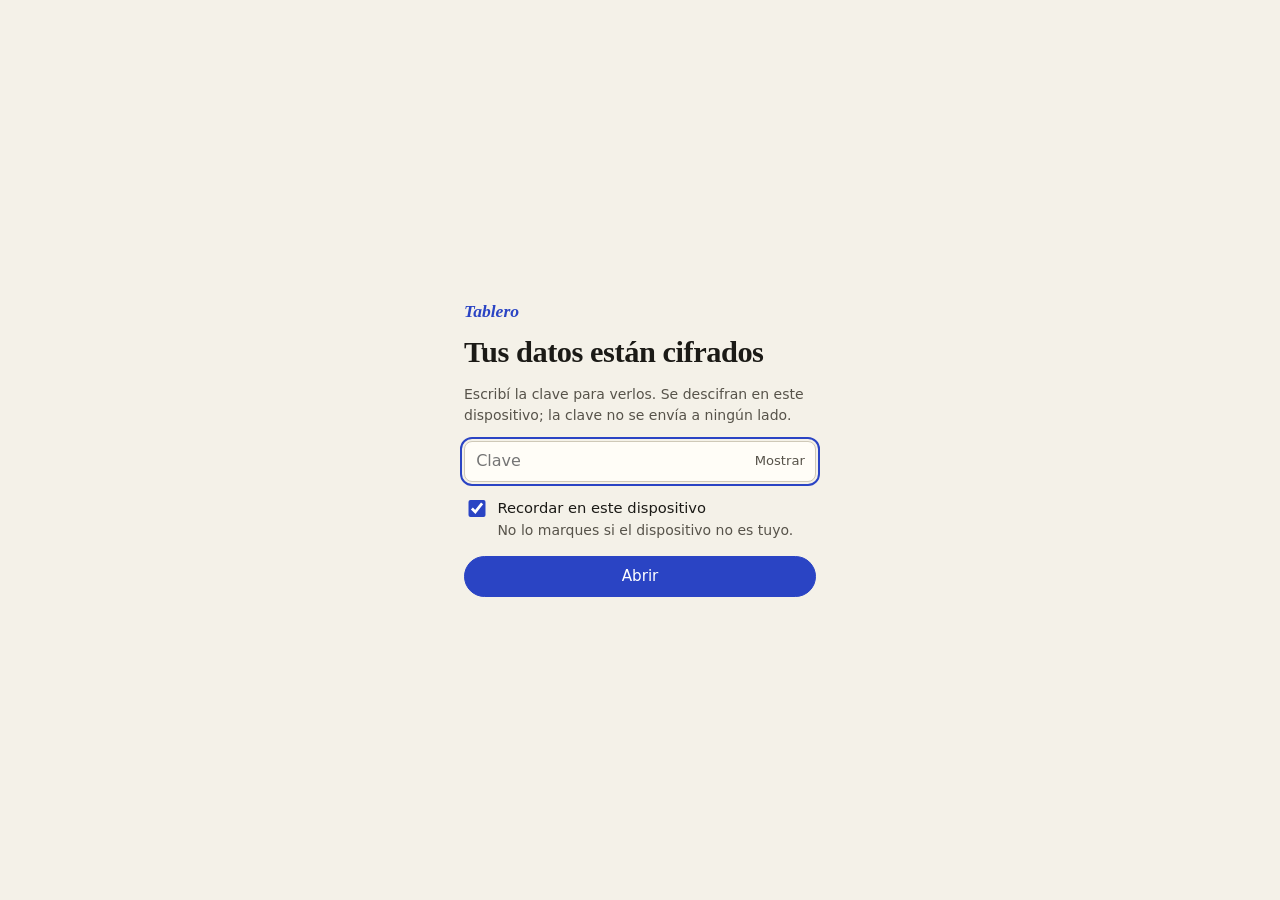
<file: index.html>
<!doctype html>
<html lang="es-AR">
<head>
  <meta charset="utf-8">
  <meta name="viewport" content="width=device-width, initial-scale=1, viewport-fit=cover">
  <meta name="robots" content="noindex, nofollow">
  <meta http-equiv="Content-Security-Policy" content="default-src 'none'; script-src 'self' blob:; worker-src blob:; style-src 'self' 'unsafe-inline'; img-src 'self' data: blob:; font-src 'self' data:; connect-src 'self' https://api.github.com https://cdnjs.cloudflare.com https://cdn.sheetjs.com; base-uri 'none'; form-action 'none'">
  <meta name="referrer" content="no-referrer">
  <meta name="color-scheme" content="light dark">
  <meta name="theme-color" content="#f4f1e8" media="(prefers-color-scheme: light)">
  <meta name="theme-color" content="#151412" media="(prefers-color-scheme: dark)">
  <title>Tablero</title>
  <link rel="icon" href="data:image/svg+xml,%3Csvg xmlns='http://www.w3.org/2000/svg' viewBox='0 0 32 32'%3E%3Crect width='32' height='32' rx='7' fill='%232a44c4'/%3E%3Cpath d='M8 21l5-6 4 3 7-9' fill='none' stroke='%23fff' stroke-width='2.6' stroke-linecap='round' stroke-linejoin='round'/%3E%3C/svg%3E">
  <link rel="stylesheet" href="styles.css">
</head>
<body>
  <div id="app"><p class="cargando">Cargando…</p></div>
  <noscript><p class="cargando">El tablero necesita JavaScript para descifrar tus datos.</p></noscript>
  <script type="module" src="js/app.js"></script>
</body>
</html>
</file>
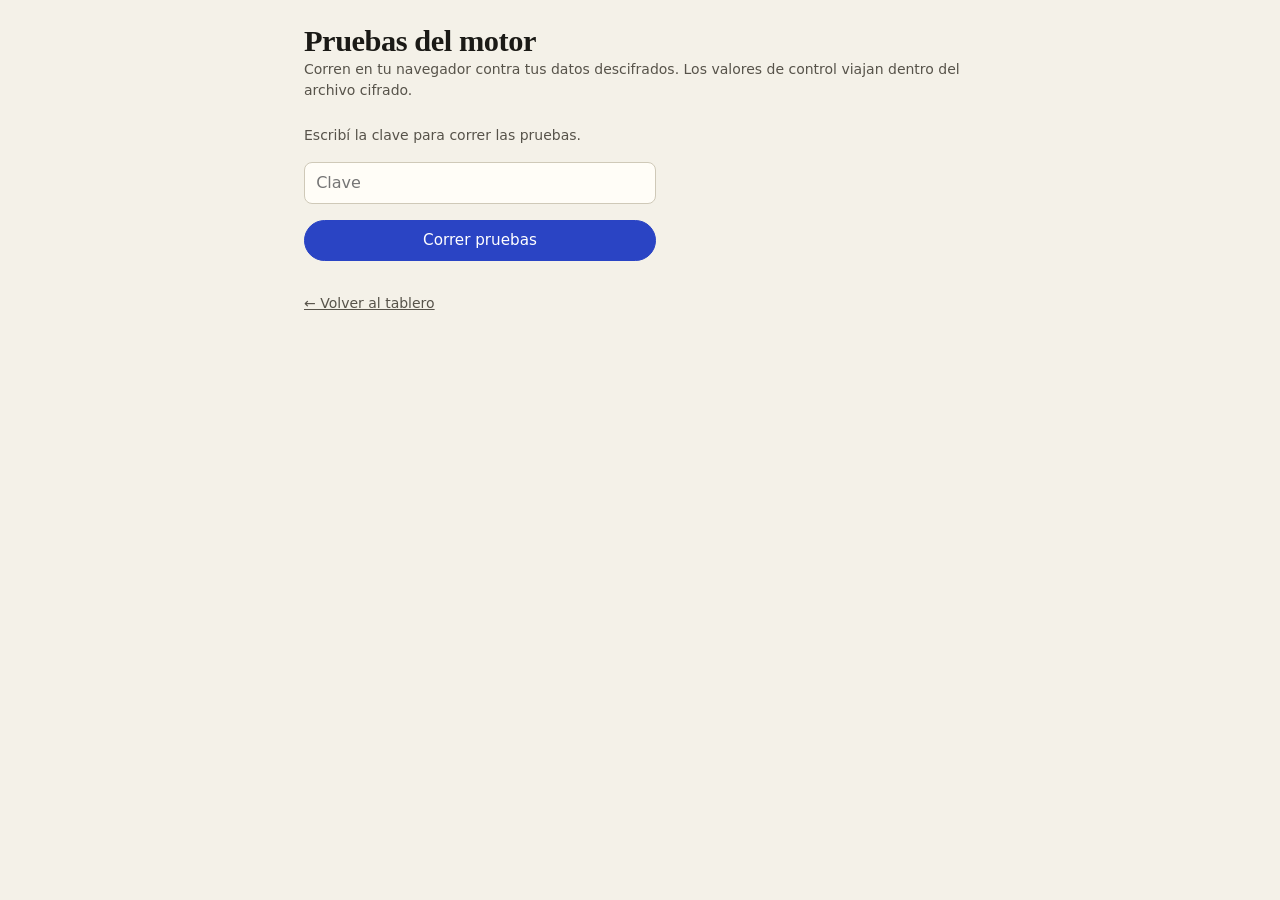
<file: tests.html>
<!doctype html>
<html lang="es-AR">
<head>
  <meta charset="utf-8">
  <meta name="viewport" content="width=device-width, initial-scale=1">
  <meta name="robots" content="noindex, nofollow">
  <meta http-equiv="Content-Security-Policy" content="default-src 'none'; script-src 'self' blob:; worker-src blob:; style-src 'self' 'unsafe-inline'; img-src 'self' data: blob:; font-src 'self' data:; connect-src 'self' https://api.github.com https://cdnjs.cloudflare.com https://cdn.sheetjs.com; base-uri 'none'; form-action 'none'">
  <meta name="referrer" content="no-referrer">
  <title>Pruebas · Tablero</title>
  <link rel="stylesheet" href="styles.css">
</head>
<body>
  <main class="vista">
    <header class="vista-cab">
      <h1>Pruebas del motor</h1>
      <p class="nota">Corren en tu navegador contra tus datos descifrados. Los valores de control viajan dentro del archivo cifrado.</p>
    </header>
    <div id="salida"><p class="nota">Cargando…</p></div>
    <p class="nota" style="margin-top:2rem"><a href="./">← Volver al tablero</a></p>
  </main>
  <script type="module" src="js/pagina-pruebas.js"></script>
</body>
</html>
</file>
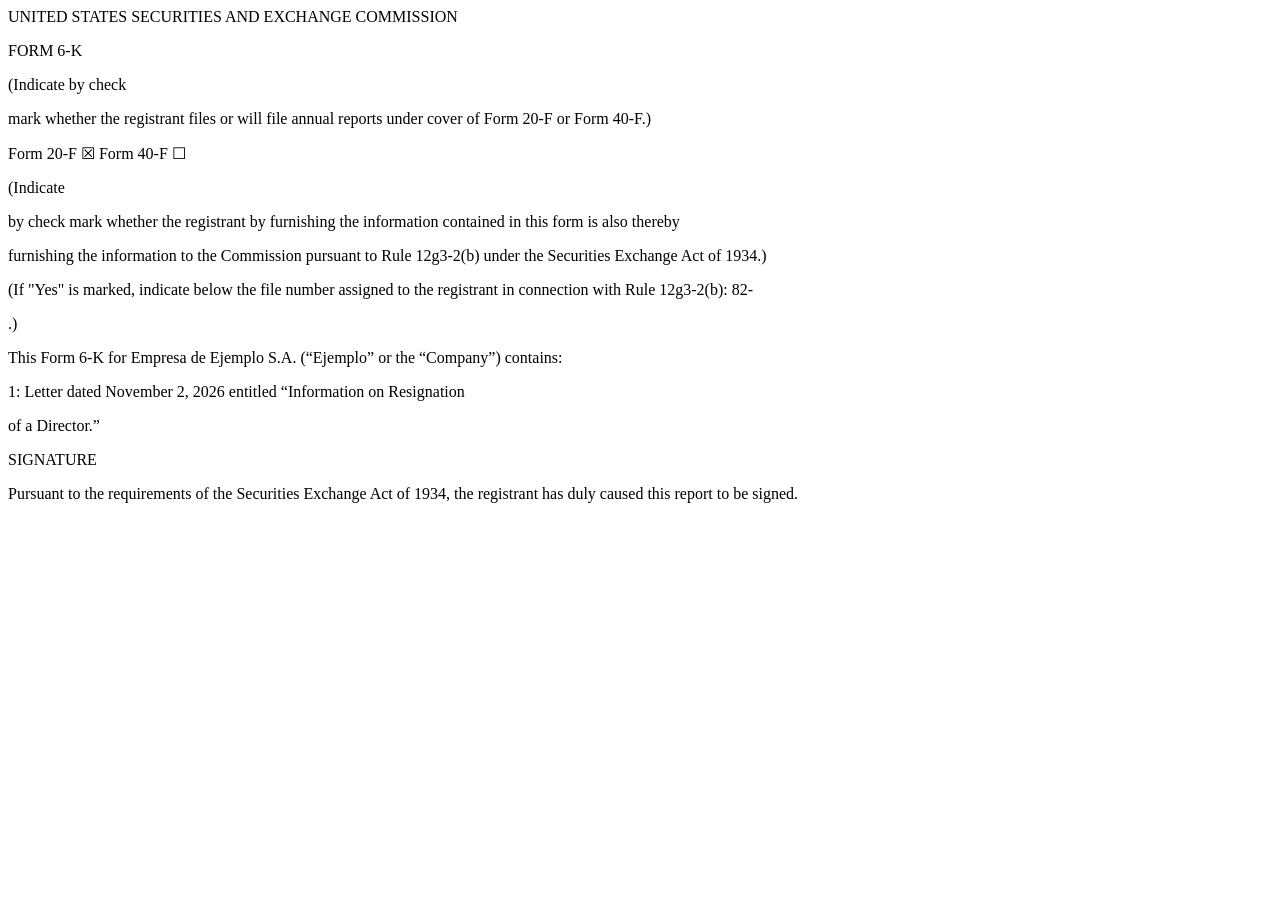
<file: tools/grabadas/sec_6k_caratula_formato.htm>
<html><body>
<p>UNITED STATES SECURITIES AND EXCHANGE COMMISSION</p>
<p>FORM 6-K</p>
<p>(Indicate by check</p>
<p>mark whether the registrant files or will file annual reports under cover of Form 20-F or Form 40-F.)</p>
<p>Form 20-F &#9746; Form 40-F &#9744;</p>
<p>(Indicate</p>
<p>by check mark whether the registrant by furnishing the information contained in this form is also thereby</p>
<p>furnishing the information to the Commission pursuant to Rule 12g3-2(b) under the Securities Exchange Act of 1934.)</p>
<p>(If &quot;Yes&quot; is marked, indicate below the file number assigned to the registrant in connection with Rule 12g3-2(b): 82-</p>
<p>.)</p>
<p>This Form 6-K for Empresa de Ejemplo S.A. (&ldquo;Ejemplo&rdquo; or the &ldquo;Company&rdquo;) contains:</p>
<p>1: Letter dated November 2, 2026 entitled &ldquo;Information on Resignation</p>
<p>of a Director.&rdquo;</p>
<p>SIGNATURE</p>
<p>Pursuant to the requirements of the Securities Exchange Act of 1934, the registrant has duly caused this report to be signed.</p>
</body></html>
</file>
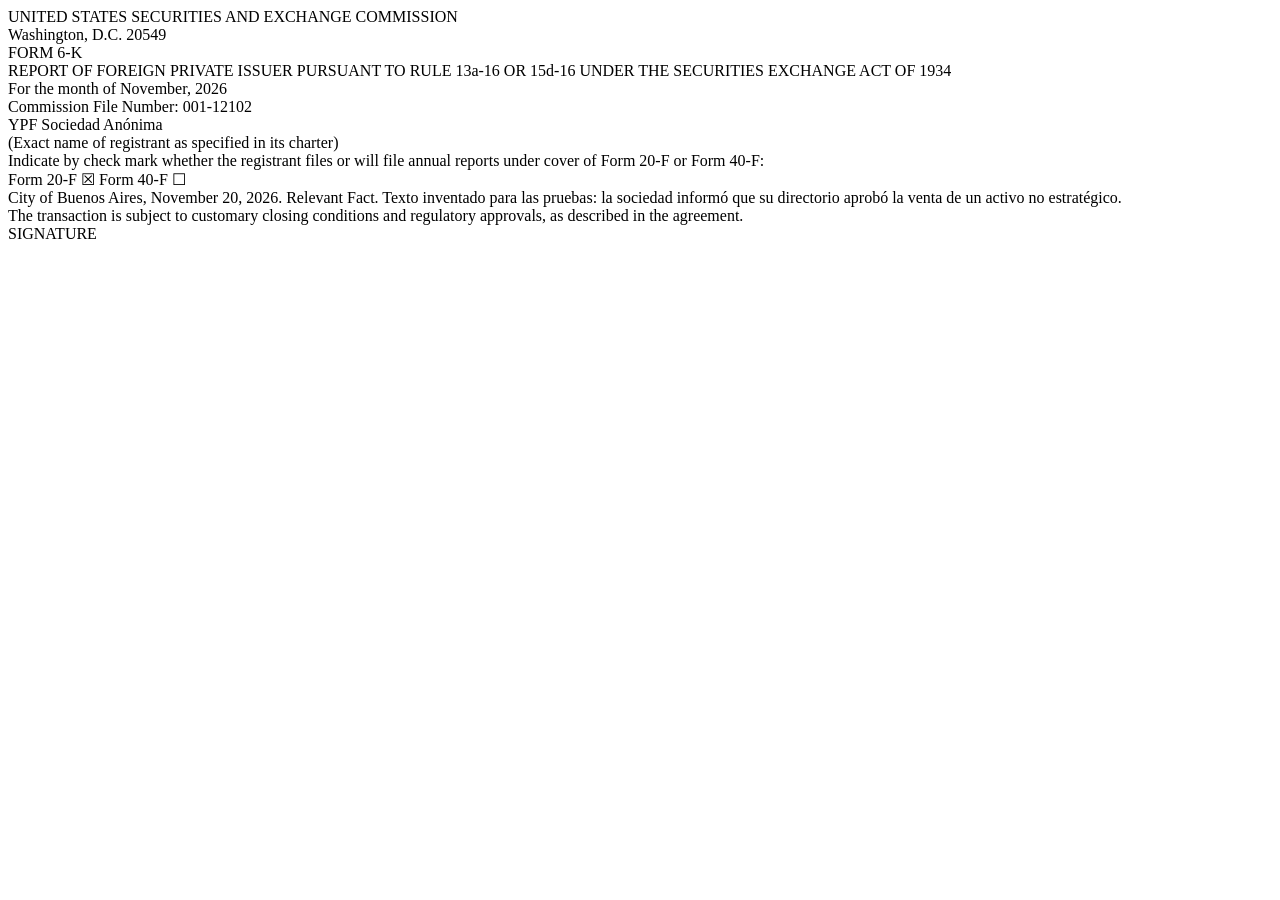
<file: tools/grabadas/sec_6k_formato.htm>
<html><head><style>p { margin: 0 }</style></head><body>
<p>UNITED STATES SECURITIES AND EXCHANGE COMMISSION</p>
<p>Washington, D.C. 20549</p>
<p>FORM 6-K</p>
<p>REPORT OF FOREIGN PRIVATE ISSUER PURSUANT TO RULE 13a-16 OR 15d-16 UNDER THE SECURITIES EXCHANGE ACT OF 1934</p>
<p>For the month of November, 2026</p>
<p>Commission File Number: 001-12102</p>
<p>YPF Sociedad An&oacute;nima</p>
<p>(Exact name of registrant as specified in its charter)</p>
<p>Indicate by check mark whether the registrant files or will file annual reports under cover of Form 20-F or Form 40-F:</p>
<p>Form 20-F &#9746; Form 40-F &#9744;</p>
<p>City of Buenos Aires, November 20, 2026. Relevant Fact. Texto inventado para las pruebas: la sociedad inform&oacute; que su directorio aprob&oacute; la venta de un activo no estrat&eacute;gico.</p>
<p>The transaction is subject to customary closing conditions and regulatory approvals, as described in the agreement.</p>
<p>SIGNATURE</p>
</body></html>
</file>
<file: styles.css>
/* Tablero — libreta de inversor: papel cálido, números en monoespaciada, un solo acento. */

:root {
  --papel: #f4f1e8;
  --superficie: #fffdf7;
  --tinta: #1b1a16;
  --tinta-2: #57534a;
  --tinta-3: #8b8679;
  --linea: #e2ddcf;
  --linea-fuerte: #cfc9b8;
  --acento: #2a44c4;
  --acento-tinta: #ffffff;
  --acento-suave: #e7eafb;
  --ok: #1a7a3a;
  --alerta: #9a5b00;
  --alerta-suave: #fbf0d9;
  --mal: #b3261e;
  --mal-suave: #fbe6e3;
  --sube: #1a7a3a;
  --baja: #b3261e;
  /* series (paleta categórica validada, orden fijo) */
  --serie-1: #2a78d6; --serie-2: #eb6834; --serie-3: #1baf7a; --serie-4: #eda100; --serie-5: #e87ba4; --serie-6: #008300;

  --f-num: ui-monospace, "SF Mono", "Cascadia Mono", "Cascadia Code", "Roboto Mono", "DejaVu Sans Mono", Menlo, Consolas, monospace;
  --f-titulo: "Iowan Old Style", "Palatino Linotype", Palatino, "Book Antiqua", "URW Palladio L", P052, Georgia, serif;
  --f-texto: system-ui, -apple-system, "Segoe UI", Roboto, "Helvetica Neue", Arial, sans-serif;
  --radio: 10px;
  --ancho: 44rem;
  color-scheme: light;
}
@media (prefers-color-scheme: dark) {
  :root:not([data-tema="claro"]) {
    --papel: #151412; --superficie: #1d1c19; --tinta: #ece8de; --tinta-2: #b5b0a3; --tinta-3: #7f7a6e;
    --linea: #2d2b26; --linea-fuerte: #3d3a33; --acento: #95a6ff; --acento-tinta: #10142e; --acento-suave: #222949;
    --ok: #5cc27a; --alerta: #e0a84a; --alerta-suave: #33290f; --mal: #f0837a; --mal-suave: #3a1a17; --sube: #5cc27a; --baja: #f0837a;
    --serie-1: #3987e5; --serie-2: #d95926; --serie-3: #199e70; --serie-4: #c98500; --serie-5: #d55181; --serie-6: #008300;
    color-scheme: dark;
  }
}
:root[data-tema="oscuro"] {
  --papel: #151412; --superficie: #1d1c19; --tinta: #ece8de; --tinta-2: #b5b0a3; --tinta-3: #7f7a6e;
  --linea: #2d2b26; --linea-fuerte: #3d3a33; --acento: #95a6ff; --acento-tinta: #10142e; --acento-suave: #222949;
  --ok: #5cc27a; --alerta: #e0a84a; --alerta-suave: #33290f; --mal: #f0837a; --mal-suave: #3a1a17; --sube: #5cc27a; --baja: #f0837a;
  --serie-1: #3987e5; --serie-2: #d95926; --serie-3: #199e70; --serie-4: #c98500; --serie-5: #d55181; --serie-6: #008300;
  color-scheme: dark;
}

*, *::before, *::after { box-sizing: border-box; }
html { -webkit-text-size-adjust: 100%; }
body { margin: 0; background: var(--papel); color: var(--tinta); font: 16px/1.5 var(--f-texto); min-height: 100dvh; }
h1, h2, h3, p, ul, ol, figure { margin: 0; }
ul, ol { padding: 0; list-style: none; }
a { color: inherit; }
button, input, select { font: inherit; color: inherit; }
[hidden] { display: none !important; }
:focus-visible { outline: 2px solid var(--acento); outline-offset: 2px; border-radius: 4px; }
.num, .tabla td.num, .tabla th.num { font-family: var(--f-num); font-variant-numeric: tabular-nums; text-align: right; white-space: nowrap; }
.sube { color: var(--sube); } .baja { color: var(--baja); } .plano { color: var(--tinta-2); }
.cargando { padding: 30vh 1rem; text-align: center; color: var(--tinta-3); }

/* ---------- marco ---------- */
.barra { position: sticky; top: 0; z-index: 5; display: flex; align-items: center; gap: 1rem; padding: .6rem max(1rem, env(safe-area-inset-left)); background: color-mix(in srgb, var(--papel) 88%, transparent); backdrop-filter: blur(10px); border-bottom: 1px solid var(--linea); }
.marca { font: italic 600 1.25rem/1 var(--f-titulo); text-decoration: none; letter-spacing: -.01em; }
.nav { display: flex; gap: .25rem; margin-left: auto; }
.nav a { padding: .4rem .7rem; border-radius: 999px; text-decoration: none; font-size: .92rem; color: var(--tinta-2); }
.nav a:hover { color: var(--tinta); }
.nav a[aria-current="page"] { background: var(--tinta); color: var(--papel); }
.icono { border: 0; background: none; width: 2.4rem; height: 2.4rem; border-radius: 999px; font-size: 1.4rem; line-height: 1; cursor: pointer; color: var(--tinta-2); position: relative; }
.icono:hover { background: var(--linea); color: var(--tinta); }
.mas.con-punto::after { content: ""; position: absolute; top: .45rem; right: .45rem; width: .5rem; height: .5rem; border-radius: 50%; background: var(--alerta); box-shadow: 0 0 0 2px var(--papel); }
#principal { outline: none; }
.vista { max-width: var(--ancho); margin: 0 auto; padding: 1.5rem 1rem 3rem; }
.vista.cartera, .vista.radar { max-width: 68rem; }
.vista-cab { margin-bottom: 1.5rem; }
.vista-cab h1 { font: 600 1.9rem/1.15 var(--f-titulo); letter-spacing: -.015em; }
.pie { max-width: var(--ancho); margin: 0 auto; padding: 1.5rem 1rem 2.5rem; color: var(--tinta-3); font-size: .8rem; text-align: center; }
.nota, small { color: var(--tinta-2); font-size: .875rem; }
h2 { font: 600 .78rem/1.2 var(--f-texto); letter-spacing: .09em; text-transform: uppercase; color: var(--tinta-3); margin-bottom: .75rem; }
h2.sub { margin-top: 2rem; }

@media (max-width: 43rem) {
  /* sin backdrop-filter: si no, la barra pasa a ser el contenedor de la navegación fija */
  .barra { padding-block: .45rem; backdrop-filter: none; background: var(--papel); }
  .nav { position: fixed; left: 0; right: 0; bottom: 0; margin: 0; gap: 0; justify-content: space-around; padding: .35rem .25rem calc(.35rem + env(safe-area-inset-bottom)); background: color-mix(in srgb, var(--papel) 92%, transparent); backdrop-filter: blur(12px); border-top: 1px solid var(--linea); z-index: 6; }
  .nav a { flex: 1; text-align: center; padding: .55rem .2rem; font-size: .82rem; }
  .mas { margin-left: auto; }
  .pie { padding-bottom: 5.5rem; }
}

/* ---------- Hoy: estado ---------- */
.estado { padding: 1rem 0 2.25rem; }
.estado-etq { font-size: .78rem; letter-spacing: .09em; text-transform: uppercase; color: var(--tinta-3); }
.estado-total { font: 500 clamp(2.9rem, 13vw, 4.6rem)/1.02 var(--f-num); letter-spacing: -.055em; font-variant-numeric: tabular-nums; margin: .15rem 0 .5rem; }
.estado-total .moneda { font: 500 .3em/1 var(--f-texto); letter-spacing: .08em; color: var(--tinta-3); margin-right: .5em; vertical-align: .95em; }
.estado-detalle { font-family: var(--f-num); font-size: .92rem; display: flex; flex-wrap: wrap; gap: .1rem .6rem; color: var(--tinta-2); }
.estado-detalle .sep { color: var(--linea-fuerte); }
.estado-fuente { margin-top: .35rem; font-size: .8rem; color: var(--tinta-3); }

/* ---------- Hoy: pasos ---------- */
.lista-pasos { border-top: 1px solid var(--linea-fuerte); }
.paso { display: grid; grid-template-columns: 2.6rem 1fr; gap: 0 .5rem; padding: 1.35rem 0 1.4rem; border-bottom: 1px solid var(--linea); animation: entrar .25s ease both; }
.paso-n { font: italic 500 2.1rem/1 var(--f-titulo); color: var(--acento); padding-top: .05rem; }
.paso h3 { font: 600 1.3rem/1.25 var(--f-titulo); letter-spacing: -.01em; text-wrap: balance; }
.paso:first-child h3 { font-size: 1.6rem; }
.paso-porque { margin-top: .4rem; color: var(--tinta-2); font-size: .93rem; max-width: 38rem; }
.paso-como { margin: .9rem 0 0; display: grid; gap: .4rem; counter-reset: como; }
.paso-como li { position: relative; padding-left: 1.5rem; font-size: .96rem; }
.paso-como li::before { counter-increment: como; content: counter(como); position: absolute; left: 0; top: .22em; width: 1.05rem; height: 1.05rem; border: 1px solid var(--linea-fuerte); border-radius: 50%; font: 600 .62rem/1rem var(--f-num); text-align: center; color: var(--tinta-2); }
.paso-botones { display: flex; flex-wrap: wrap; gap: .5rem; margin-top: 1.1rem; }
.paso.informativo .paso-n { color: var(--tinta-3); }
.paso.informativo h3 { font-size: 1.08rem; }
.paso .chip { margin-bottom: .45rem; }
.todo-en-orden { padding: 1.6rem 0 1.8rem; border-block: 1px solid var(--linea-fuerte); }
.todo-titulo { font: 600 1.7rem/1.2 var(--f-titulo); margin-bottom: .25rem; }
.todo-en-orden p:last-child { color: var(--tinta-2); }
@keyframes entrar { from { opacity: 0; transform: translateY(4px); } }
@media (prefers-reduced-motion: reduce) { * { animation: none !important; transition: none !important; } }

/* ---------- Hoy: indicadores y reglas ---------- */
.indicadores { display: grid; gap: 1.75rem 2rem; margin-top: 2.75rem; }
@media (min-width: 40rem) { .indicadores { grid-template-columns: repeat(3, 1fr); } }
.indicador-etq { font-size: .78rem; letter-spacing: .09em; text-transform: uppercase; color: var(--tinta-3); }
.indicador-valor { font: 500 1.75rem/1.2 var(--f-num); letter-spacing: -.04em; margin: .2rem 0 .6rem; }
.indicador-meta { font-size: .8rem; color: var(--tinta-2); margin-top: .55rem; }
.medidor { position: relative; height: 6px; background: var(--linea); border-radius: 3px; }
.medidor-rango { position: absolute; inset-block: 0; background: var(--linea-fuerte); border-radius: 3px; }
.medidor-valor { position: absolute; inset-block: 0; left: 0; border-radius: 3px; background: var(--acento); }
.medidor-valor.alerta { background: var(--alerta); } .medidor-valor.mal { background: var(--mal); }
.medidor-obj { position: absolute; top: -5px; bottom: -5px; width: 2px; margin-left: -1px; background: var(--tinta); border-radius: 1px; box-shadow: 0 0 0 2px var(--papel); }
.lineas-contexto { border-top: 1px solid var(--linea-fuerte); }
.linea-contexto { display: grid; grid-template-columns: 1.1rem 1fr; gap: .6rem; padding: .75rem 0; border-bottom: 1px solid var(--linea); font-size: .93rem; }
.lineas-contexto + .lista-pasos { border-top: 0; }
.noticias-grupo { margin-bottom: 1.25rem; }
.noticias-grupo h3 { font-size: .95rem; margin-bottom: .35rem; }
.noticias ul { list-style: none; margin: 0; padding: 0; }
.noticia { padding: .55rem 0; border-top: 1px solid var(--linea); }
.noticia-linea { font-size: .93rem; }
.noticia-meta { font-size: .8rem; color: var(--tinta-3); margin-top: .15rem; overflow-wrap: anywhere; }
.puntaje summary { cursor: pointer; list-style: none; font-size: 1.25rem; }
.puntaje summary .alto { color: var(--acento); }
.puntaje ul { list-style: none; margin: .4rem 0 0; padding: 0; font: .74rem/1.45 var(--f-texto); color: var(--tinta-2); min-width: 7.5rem; }
.directivos-tabla td { vertical-align: top; }
.directivos-tabla .desglose, .calendario-tabla .desglose { white-space: normal; }
.calendario-tabla td { vertical-align: top; }
.calendario-tabla td:first-child { white-space: nowrap; }
.directivos h3 { font-size: .95rem; margin: 1.25rem 0 .35rem; }
.resumen-semana { margin-top: 2.25rem; padding-top: 1rem; border-top: 1px solid var(--linea-fuerte); }
.resumen-semana h3 { font-size: .95rem; margin: 1rem 0 .25rem; }
.resumen-semana li { font-size: .93rem; }
.resumen-contexto { margin-top: .9rem; font-size: .93rem; }
.formulario input.propuesto { border-color: var(--acento); }
.propuesta { margin-top: .75rem; }
.proximos details { min-width: 0; }
.proximos summary { cursor: pointer; }
.agenda { list-style: none; margin: .6rem 0 .4rem; padding: 0; }
.agenda li { display: grid; grid-template-columns: 5.2rem 1fr; gap: .6rem; padding: .2rem 0; }
.agenda .cuando { color: var(--tinta-2); font-size: .85rem; }
.punto { width: .7rem; height: .7rem; border-radius: 50%; margin-top: .42rem; background: var(--tinta-3); }
.punto.ok { background: var(--ok); } .punto.alerta { background: var(--alerta); } .punto.mal { background: var(--mal); }
.punto.acento { background: var(--acento); }
.clima-grilla { display: grid; gap: 1.5rem; margin-bottom: 1rem; }
@media (min-width: 40rem) { .clima-grilla { grid-template-columns: 1fr 1fr; } }
.clima-item { min-width: 0; display: flex; flex-direction: column; justify-content: space-between; }
.clima-valor { font: 500 1.3rem/1.3 var(--f-num); letter-spacing: -.03em; }
.clima-valor .desglose { font-family: var(--f-texto); letter-spacing: 0; }
.grafico.chico { height: 9rem; margin: .4rem 0 0; }
.vigentes { margin-top: 3rem; }
.vigentes h2 { margin-bottom: .3rem; }
.vigentes ul { margin-top: .9rem; border-top: 1px solid var(--linea); }
.vigentes li { display: grid; grid-template-columns: 3.4rem 1fr auto; gap: .6rem; align-items: start; padding: .7rem 0; border-bottom: 1px solid var(--linea); }
.regla-id { font: 600 .82rem/1.6 var(--f-num); color: var(--tinta-2); }
.regla-accion { font-weight: 550; font-size: .95rem; }
.regla-detalle { font-size: .82rem; color: var(--tinta-2); }

/* ---------- piezas ---------- */
.boton { display: inline-flex; align-items: center; justify-content: center; gap: .4rem; min-height: 2.6rem; padding: .5rem 1.05rem; border: 1px solid var(--linea-fuerte); border-radius: 999px; background: var(--superficie); cursor: pointer; text-decoration: none; font-size: .95rem; font-weight: 500; }
.boton:hover { border-color: var(--tinta-2); }
.boton.primario { background: var(--acento); border-color: var(--acento); color: var(--acento-tinta); }
.boton.primario:hover { filter: brightness(1.08); }
.boton.fantasma { background: none; border-color: transparent; color: var(--tinta-2); }
.boton.fantasma:hover { background: var(--linea); color: var(--tinta); }
.boton.chico { min-height: 2.25rem; padding: .3rem .9rem; font-size: .88rem; }
.boton:disabled { opacity: .55; cursor: default; }
.chip { display: inline-block; padding: .08rem .55rem; border-radius: 999px; font-size: .72rem; font-weight: 600; letter-spacing: .02em; border: 1px solid var(--linea-fuerte); color: var(--tinta-2); white-space: nowrap; }
.chip.ok { color: var(--ok); border-color: currentColor; }
.chip.alerta { color: var(--alerta); background: var(--alerta-suave); border-color: transparent; }
.chip.mal { color: var(--mal); background: var(--mal-suave); border-color: transparent; }
.chip.acento { color: var(--acento); background: var(--acento-suave); border-color: transparent; }
.aviso { padding: .7rem .9rem; border-radius: var(--radio); background: var(--acento-suave); font-size: .9rem; }
.aviso.alerta { background: var(--alerta-suave); color: var(--alerta); } .aviso.mal { background: var(--mal-suave); color: var(--mal); }
.aviso.fijo { margin-bottom: 1.5rem; font-weight: 550; }
.error { color: var(--mal); font-size: .9rem; min-height: 1.2em; }
.error:empty { display: none; }
.tabla td .chip { margin-left: .4rem; }
.marcas .chip { margin-left: 0; }
.tilde { color: var(--acento); font-weight: 700; }

/* ---------- tablas ---------- */
.tabla-caja { overflow-x: auto; -webkit-overflow-scrolling: touch; margin-inline: -1rem; padding-inline: 1rem; }
.tabla { width: 100%; border-collapse: collapse; font-size: .9rem; }
.tabla th { text-align: left; font: 600 .7rem/1.3 var(--f-texto); letter-spacing: .07em; text-transform: uppercase; color: var(--tinta-3); padding: .5rem .6rem; border-bottom: 1px solid var(--linea-fuerte); white-space: nowrap; vertical-align: bottom; }
.tabla td { padding: .6rem .6rem; border-bottom: 1px solid var(--linea); vertical-align: top; }
.tabla td:first-child, .tabla th:first-child { padding-left: 0; } .tabla td:last-child, .tabla th:last-child { padding-right: 0; }
.tabla tfoot td { border-bottom: 0; border-top: 1px solid var(--linea-fuerte); font-weight: 600; }
.tabla.compacta td { padding-block: .4rem; vertical-align: middle; }
.tabla.compacta input { width: 100%; min-width: 4.5rem; text-align: right; font-family: var(--f-num); padding: .35rem .5rem; }
.orden { all: unset; cursor: pointer; font: inherit; letter-spacing: inherit; text-transform: inherit; }
.orden:hover, th[aria-sort="ascending"] .orden, th[aria-sort="descending"] .orden { color: var(--tinta); }
.activo strong { display: block; font-family: var(--f-num); font-size: .92rem; }
.activo { min-width: 10.5rem; }
.activo small { display: block; font-size: .76rem; color: var(--tinta-3); }
.cartera-tabla td:nth-child(11) { min-width: 11rem; font-size: .84rem; color: var(--tinta-2); }
.solo-movil { display: none; }
.vencimientos .tabla { max-width: 36rem; }
@media (max-width: 43rem) {
  .cartera-tabla:not(.completa) .ancho { display: none; }
  .cartera-tabla:not(.completa) .activo { min-width: 0; }
  .cartera-tabla:not(.completa) th { white-space: normal; padding-inline: .4rem; }
  .cartera-tabla:not(.completa) td { padding-inline: .4rem; }
  .solo-movil { display: block; }
}

/* ---------- Cartera: anillo ---------- */
.anillo { display: grid; gap: 1.5rem 3rem; align-items: center; margin-bottom: 2.5rem; }
@media (min-width: 44rem) { .anillo { grid-template-columns: 17rem 1fr; } }
.anillo-grafico { position: relative; width: min(17rem, 70vw); margin-inline: auto; aspect-ratio: 1; }
.anillo-centro { position: absolute; inset: 0; display: grid; place-content: center; text-align: center; pointer-events: none; }
.anillo-etq { font-size: .72rem; letter-spacing: .09em; text-transform: uppercase; color: var(--tinta-3); }
.anillo-num { font: 500 1.35rem/1.2 var(--f-num); letter-spacing: -.04em; }
.leyenda { width: 100%; max-width: 26rem; border-collapse: collapse; font-size: .92rem; }
.leyenda td { padding: .45rem 0; border-bottom: 1px solid var(--linea); }
.leyenda td.num { padding-left: 1rem; }
.leyenda td.num:last-child { color: var(--tinta-2); width: 4.5rem; }
.marca-serie, .leyenda .marca { display: inline-block; width: .7rem; height: .7rem; border-radius: 3px; margin-right: .55rem; }

/* ---------- formularios y diálogos ---------- */
input[type="text"], input[type="password"], input[type="date"], input[type="month"], input[type="number"], select { width: 100%; min-height: 2.6rem; padding: .45rem .7rem; border: 1px solid var(--linea-fuerte); border-radius: 8px; background: var(--superficie); }
input[type="file"] { width: 100%; font-size: .9rem; }
.campo { display: grid; gap: .25rem; min-width: 0; }
.campo-etq { font-size: .8rem; font-weight: 550; color: var(--tinta-2); }
.fila-campos { display: grid; grid-template-columns: repeat(auto-fit, minmax(8.5rem, 1fr)); gap: .75rem; }
.fila-nota { display: flex; gap: .5rem; } .fila-nota input { flex: 1; }
.formulario { display: grid; gap: 1rem; }
.acciones { display: flex; flex-wrap: wrap; gap: .5rem; justify-content: flex-end; }
.acciones.izq { justify-content: flex-start; } .acciones.apiladas { flex-direction: column; align-items: stretch; }
.bloque { display: grid; gap: .6rem; padding-bottom: 1.1rem; border-bottom: 1px solid var(--linea); }
.bloque:last-child { border-bottom: 0; padding-bottom: 0; }
.bloque h3 { font: 600 1rem/1.3 var(--f-titulo); }
.dialogo { width: calc(100% - 1.5rem); max-width: 30rem; max-height: calc(100dvh - 2rem); padding: 0; border: 1px solid var(--linea-fuerte); border-radius: 16px; background: var(--papel); color: var(--tinta); box-shadow: 0 24px 60px rgb(0 0 0 / .25); }
.dialogo::backdrop { background: rgb(20 18 12 / .45); backdrop-filter: blur(2px); }
.dialogo-cab { display: flex; align-items: center; justify-content: space-between; padding: .9rem .6rem .5rem 1.25rem; position: sticky; top: 0; background: var(--papel); z-index: 1; }
.dialogo-cab h2 { font: 600 1.25rem/1.2 var(--f-titulo); letter-spacing: 0; text-transform: none; color: var(--tinta); margin: 0; }
.dialogo-cuerpo { padding: .5rem 1.25rem 1.25rem; }
.dialogo .tabla-caja { margin-inline: 0; padding-inline: 0; }
.menu li + li { border-top: 1px solid var(--linea); }
.menu button { all: unset; box-sizing: border-box; display: grid; gap: .1rem; width: 100%; padding: .8rem .25rem; cursor: pointer; border-radius: 8px; }
.menu button:hover { background: var(--linea); }
.menu-titulo { font-weight: 550; display: flex; gap: .5rem; align-items: center; }
.menu-sub { font-size: .82rem; color: var(--tinta-2); }
.pasos-ayuda { list-style: decimal; padding-left: 1.2rem; font-size: .92rem; color: var(--tinta-2); display: grid; gap: .2rem; }
.decisiones { display: grid; gap: .1rem; max-height: 50vh; overflow: auto; }
.decisiones li { display: grid; grid-template-columns: 5.6rem 1fr; gap: .75rem; padding: .55rem 0; border-bottom: 1px solid var(--linea); font-size: .9rem; }
.decisiones time { font-family: var(--f-num); font-size: .8rem; color: var(--tinta-3); padding-top: .1rem; }

/* ---------- puerta (clave) ---------- */
.puerta { min-height: 100dvh; display: grid; place-items: center; padding: 1.5rem; }
.puerta form { width: 100%; max-width: 22rem; display: grid; gap: .9rem; }
.puerta-marca { font: italic 600 1.1rem/1 var(--f-titulo); color: var(--acento); }
.puerta h1 { font: 600 1.9rem/1.15 var(--f-titulo); letter-spacing: -.015em; text-wrap: balance; }
.casilla { display: grid; grid-template-columns: auto 1fr; gap: 0 .55rem; align-items: center; font-size: .92rem; cursor: pointer; }
.casilla input { width: 1.1rem; height: 1.1rem; accent-color: var(--acento); }
.casilla small { grid-column: 2; }

/* ---------- Aportar ---------- */
.calc-monto { display: grid; grid-template-columns: 1fr auto; gap: .5rem; align-items: end; margin-bottom: 1.75rem; }
.calc-monto input { font: 500 1.6rem/1.2 var(--f-num); letter-spacing: -.03em; min-height: 3.4rem; }
.conmutador { display: inline-flex; border: 1px solid var(--linea-fuerte); border-radius: 999px; padding: 2px; background: var(--superficie); height: 3.4rem; align-items: stretch; }
.conmutador button { all: unset; cursor: pointer; padding: 0 1rem; border-radius: 999px; font-size: .9rem; font-weight: 600; color: var(--tinta-2); display: grid; place-items: center; }
.conmutador button[aria-pressed="true"] { background: var(--tinta); color: var(--papel); }
.conmutador.chico { height: 2.4rem; margin-top: .5rem; }
.conmutador.chico button { padding: 0 .9rem; font-size: .85rem; }
.periodo-igual { margin-top: .9rem; }
.resumen { display: grid; grid-template-columns: repeat(auto-fit, minmax(8rem, 1fr)); gap: 1rem 1.5rem; margin: 1.75rem 0; padding: 1.1rem 0; border-block: 1px solid var(--linea); }
.dato-etq { font-size: .72rem; letter-spacing: .08em; text-transform: uppercase; color: var(--tinta-3); }
.dato-valor { font: 500 1.2rem/1.3 var(--f-num); letter-spacing: -.03em; }
.dato-sub { font-size: .78rem; color: var(--tinta-2); }
.pesos { display: grid; gap: .9rem; margin: 1rem 0 2rem; }
.peso { display: grid; grid-template-columns: 3.2rem 1fr auto; gap: .75rem; align-items: center; font-size: .88rem; }
.peso strong { font-family: var(--f-num); }
.peso-barras { display: grid; gap: 3px; position: relative; }
.peso-barras span { display: block; height: 5px; border-radius: 3px; background: var(--linea-fuerte); }
.peso-barras span.despues { background: var(--acento); }
.peso-barras i { position: absolute; top: -3px; bottom: -3px; width: 2px; background: var(--tinta); border-radius: 1px; box-shadow: 0 0 0 2px var(--papel); }
.peso-txt { font-family: var(--f-num); font-size: .82rem; color: var(--tinta-2); white-space: nowrap; }

.ventana { margin-bottom: .75rem; }
.nota-precios { display: grid; gap: .5rem; margin-top: .6rem; }
.nota-precios:empty { display: none; }
.formulario .nota-precios { margin: 0 0 .75rem; }
.nota-precios .aviso { display: grid; gap: .4rem; justify-items: start; }
.aportar .aviso, .paso-mes .aviso { margin-top: .6rem; }

/* ---------- Informes ---------- */
.selector { display: flex; gap: .35rem; overflow-x: auto; margin: 0 -1rem 1.5rem; padding: 0 1rem .25rem; scrollbar-width: none; }
.selector a { flex: none; padding: .4rem .85rem; border: 1px solid var(--linea-fuerte); border-radius: 999px; text-decoration: none; font-size: .88rem; color: var(--tinta-2); }
.selector a[aria-current="page"] { background: var(--tinta); border-color: var(--tinta); color: var(--papel); }
.informe { background: var(--superficie); border: 1px solid var(--linea); border-radius: 14px; padding: clamp(1.1rem, 4vw, 2.25rem); }
.informe-cab { display: flex; justify-content: space-between; gap: 1rem; align-items: baseline; flex-wrap: wrap; padding-bottom: .9rem; margin-bottom: 1.4rem; border-bottom: 2px solid var(--tinta); }
.informe-cab h1 { font: 600 1.6rem/1.2 var(--f-titulo); letter-spacing: -.01em; }
.informe-cab p { font: .82rem var(--f-num); color: var(--tinta-2); }
.informe section { margin-bottom: 1.75rem; }
.informe section:last-child { margin-bottom: 0; }
.informe h2 { margin-bottom: .6rem; }
.informe .tabla-caja { margin-inline: 0; padding-inline: 0; }
.informe p + p { margin-top: .5rem; }
.informe .resumen { margin-top: 0; }
.informe > .aviso { margin-bottom: 1.75rem; }
.aviso-cierre p { margin: .5rem 0 0; }
.aviso-cierre .acciones { margin-top: .75rem; }
.aviso-cierre .nota { color: inherit; opacity: .85; }
.tabla-periodo .tabla th, .tabla-periodo .tabla th.num { white-space: normal; }
.tabla-periodo .tabla td:first-child { white-space: nowrap; }
.tabla-periodo .tabla td:not(:first-child), .tabla-periodo .tabla th:not(:first-child) { padding-inline: .35rem; }
.tabla-periodo .tabla td:last-child, .tabla-periodo .tabla th:last-child { padding-right: 0; }
.informe > .aviso + .conmutador { margin-top: 0; }
.desglose { display: grid; font-size: .72rem; color: var(--tinta-3); }
.nota-canje { margin-top: .6rem; }
.supuestos { margin-top: .6rem; font-size: .84rem; color: var(--tinta-2); }
.fantasma-grupo { margin-top: 1.25rem; }
.fantasma-grupo h3 { font: 600 .95rem/1.3 var(--f-titulo); margin-bottom: .35rem; }
.fantasma-seguir { font-size: .76rem; color: var(--tinta-3); margin-top: .3rem; display: inline-block; }
.acciones-fila { display: flex; gap: .9rem; margin-top: .25rem; }
.accion-fila { font-size: .76rem; color: var(--tinta-3); }
.fantasma-grupo > .acciones-fila { margin: -.2rem 0 .4rem; }
.lista-simple { display: grid; gap: .35rem; font-size: .93rem; }
.lista-simple li { padding-left: 1.1rem; position: relative; }
.lista-simple li::before { content: "–"; position: absolute; left: 0; color: var(--tinta-3); }
.checklist li { display: grid; grid-template-columns: 1.3rem 1fr; gap: .5rem; padding: .65rem 0; border-bottom: 1px solid var(--linea); }
.checklist li > span:first-child { font-weight: 700; }
.checklist strong { display: block; } .checklist small { display: block; }
.grafico { position: relative; height: 16rem; margin: .5rem 0 1rem; }
.leyenda-linea { display: flex; flex-wrap: wrap; gap: .3rem 1.2rem; font-size: .84rem; color: var(--tinta-2); margin-bottom: .5rem; }
.leyenda-linea span { display: inline-flex; align-items: center; }
.leyenda-linea i { width: 1rem; height: 3px; border-radius: 2px; margin-right: .45rem; }
.leyenda-linea i.punteada { height: 0; border-radius: 0; border-top: 2px dashed var(--tinta-2); }
.leyenda-linea i.franja { height: .7rem; background: color-mix(in srgb, var(--serie-1) 22%, transparent); }
.indicador-rango { display: block; margin-top: .3rem; text-decoration-color: var(--linea-fuerte); text-underline-offset: 3px; }
.tabla-hitos .tabla td:first-child { white-space: normal; min-width: 8.5rem; }
.tabla-hitos .tabla td.num, .tabla-hitos .tabla th { font-size: .82rem; }
.tabla-hitos .tabla th { font-size: .68rem; }
.cuando-tesis { margin-top: .6rem; }
.descargo { font-size: .8rem; color: var(--tinta-3); border-top: 1px solid var(--linea); padding-top: .8rem; margin-top: 1.5rem; }
.barra-informe { display: flex; justify-content: flex-end; margin-bottom: .9rem; }

/* ---------- Radar ---------- */
.radar section { margin-bottom: 2.75rem; }
.radar .marcas { display: flex; flex-wrap: wrap; gap: .25rem; }
.radar .marcas:not(:empty) { margin-top: .35rem; }
.radar .empresa { display: block; font-size: .78rem; color: var(--tinta-3); max-width: 16rem; }

/* ---------- pruebas ---------- */
.pruebas li { display: grid; grid-template-columns: 1.6rem 1fr; gap: .4rem; padding: .5rem 0; border-bottom: 1px solid var(--linea); font-size: .93rem; }
.pruebas .falla { color: var(--mal); }
.pruebas small { display: block; }

/* ---------- sincronización, seguridad y guías ---------- */
.linea-sync { all: unset; font-size: .8rem; color: var(--tinta-3); }
button.linea-sync, .enlace { cursor: pointer; text-decoration: underline; text-decoration-color: var(--linea-fuerte); text-underline-offset: 3px; }
.enlace { all: unset; cursor: pointer; text-decoration: underline; text-decoration-color: var(--linea-fuerte); text-underline-offset: 3px; }
.enlace:hover, button.linea-sync:hover { color: var(--tinta); }
.linea-sync.alerta { color: var(--alerta); } .linea-sync.mal { color: var(--mal); } .linea-sync.ok { color: var(--ok); }
.dialogo p.linea-sync { display: block; font-size: .9rem; font-weight: 550; }
.menu .linea-sync { font-size: .82rem; }
button.linea-sync:disabled { cursor: default; text-decoration: none; }
.copiable { display: flex; gap: .5rem; align-items: flex-start; margin: .25rem 0 .6rem; }
.copiable code { flex: 1; min-width: 0; overflow-wrap: anywhere; font-size: .78rem; padding: .35rem .5rem; border: 1px solid var(--linea); border-radius: 6px; }
.fuentes-accion { display: flex; flex-wrap: wrap; gap: .5rem 1rem; align-items: center; }
.mas.punto-mal::after { background: var(--mal); }
.guia { list-style: none; counter-reset: guia; display: grid; gap: 1rem; }
.guia > li { counter-increment: guia; position: relative; padding-left: 2.2rem; display: grid; gap: .45rem; justify-items: start; }
.guia > li::before { content: counter(guia); position: absolute; left: 0; top: 0; width: 1.5rem; height: 1.5rem; border-radius: 50%; background: var(--tinta); color: var(--papel); font: 600 .78rem/1.5rem var(--f-num); text-align: center; }
.guia input { width: 100%; }
code { font: .86em var(--f-num); background: var(--linea); padding: .08em .35em; border-radius: 4px; }
.otra-forma { border-top: 1px solid var(--linea); padding-top: .7rem; }
.otra-forma summary { cursor: pointer; font-size: .9rem; color: var(--tinta-2); }
.otra-forma[open] summary { margin-bottom: .7rem; }
.otra-forma > * + * { margin-top: .6rem; }
.fuerza { height: 6px; border-radius: 3px; background: var(--linea); overflow: hidden; }
.fuerza span { display: block; height: 100%; width: 0; border-radius: 3px; background: var(--mal); transition: width .2s; }
.fuerza[data-nivel="1"] span { width: 25%; } .fuerza[data-nivel="2"] span { width: 50%; background: var(--alerta); }
.fuerza[data-nivel="3"] span { width: 75%; background: var(--ok); } .fuerza[data-nivel="4"] span { width: 100%; background: var(--ok); }
.campo-clave { position: relative; }
.campo-clave input { padding-right: 5rem; }
.fantasma-texto { all: unset; position: absolute; right: .7rem; top: 50%; transform: translateY(-50%); font-size: .82rem; color: var(--tinta-2); cursor: pointer; }
.aviso-global { max-width: var(--ancho); margin: 1rem auto 0; }
textarea { width: 100%; font: inherit; color: inherit; padding: .6rem .7rem; border: 1px solid var(--linea-fuerte); border-radius: 8px; background: var(--superficie); }
.boton.apagado { opacity: .5; }
@media (max-width: 43rem) { .vista { padding-bottom: 6rem; } }

/* ---------- Cuánto invierto ---------- */
.tarjeta-mes { display: grid; grid-template-columns: 1fr auto; gap: .15rem 1rem; padding: 1rem 1.1rem; margin-bottom: 1.75rem; border: 1px solid var(--linea-fuerte); border-radius: 14px; background: var(--superficie); text-decoration: none; }
.tarjeta-mes:hover { border-color: var(--acento); }
.tarjeta-titulo { font: 600 1.15rem/1.3 var(--f-titulo); }
.tarjeta-sub { grid-column: 1; font-size: .88rem; color: var(--tinta-2); }
.tarjeta-flecha { grid-row: 1 / span 2; grid-column: 2; align-self: center; font-size: 1.4rem; color: var(--acento); }
.pasos-mes { display: flex; gap: .3rem; margin-top: .9rem; overflow-x: auto; scrollbar-width: none; }
.pasos-mes li { flex: 1; min-width: 3.4rem; display: grid; gap: .3rem; font-size: .7rem; letter-spacing: .04em; color: var(--tinta-3); border-top: 3px solid var(--linea); padding-top: .4rem; }
.pasos-mes li span { font: 600 .8rem var(--f-num); }
.pasos-mes li.hecho { border-color: var(--tinta-3); } .pasos-mes li.actual { border-color: var(--acento); color: var(--tinta); }
.paso-mes { display: grid; gap: 1rem; }
.paso-mes h2 { margin-bottom: 0; }
.paso-mes > div:not([class]) { display: grid; gap: 1rem; }
.paso-mes .calc-monto { margin-bottom: 0; grid-template-columns: 1fr; }
.nav-mes { justify-content: space-between; margin-top: 2rem; padding-top: 1rem; border-top: 1px solid var(--linea); }
.caja { display: grid; gap: .7rem; padding: 1rem; border: 1px solid var(--linea); border-radius: var(--radio); background: var(--superficie); }
.caja .tabla-caja { margin-inline: 0; padding-inline: 0; }
.total-paso { display: grid; gap: .1rem; }
.total-paso span { font-size: .78rem; letter-spacing: .09em; text-transform: uppercase; color: var(--tinta-3); }
.total-paso strong { font: 500 2.2rem/1.1 var(--f-num); letter-spacing: -.04em; }
.recomendado { font-size: 1.05rem; } .recomendado strong { font-family: var(--f-num); }
.chips { display: flex; flex-wrap: wrap; gap: .4rem; }
.chips li { display: flex; gap: .5rem; padding: .25rem .65rem; border: 1px solid var(--linea-fuerte); border-radius: 999px; font-size: .8rem; }
.chips strong { font-family: var(--f-num); font-weight: 600; }
.gastos { border-top: 1px solid var(--linea-fuerte); }
.gastos li { display: grid; grid-template-columns: 1fr 9.5rem 7rem; gap: .5rem; align-items: center; padding: .55rem 0; border-bottom: 1px solid var(--linea); }
.gastos li.excluido .gasto-desc, .gastos li.excluido input { opacity: .45; text-decoration: line-through; }
.gasto-desc { min-width: 0; display: grid; }
.gasto-desc span { font-size: .9rem; overflow: hidden; text-overflow: ellipsis; white-space: nowrap; }
.gasto-desc small { font: .74rem var(--f-num); color: var(--tinta-3); }
.gastos select, .gastos input { min-height: 2.2rem; padding: .25rem .5rem; font-size: .84rem; }
.gastos input { text-align: right; font-family: var(--f-num); }
@media (max-width: 34rem) { .gastos li { grid-template-columns: 1fr 6.2rem; } .gasto-desc { grid-column: 1 / -1; } }
input[type="range"] { width: 100%; accent-color: var(--acento); }

/* ---------- impresión ---------- */
@media print {
  :root { --papel: #fff; --superficie: #fff; --tinta: #000; --tinta-2: #333; --tinta-3: #555; --linea: #ccc; --linea-fuerte: #999; --acento: #000; --sube: #000; --baja: #000; color-scheme: light; }
  @page { margin: 14mm; }
  body { font-size: 11pt; }
  .barra, .pie, .selector, .barra-informe, .no-imprimir, dialog { display: none !important; }
  .vista { max-width: none; padding: 0; }
  .vista-cab { display: none; }
  .informe { border: 0; padding: 0; border-radius: 0; }
  .informe section { break-inside: avoid; }
  .tabla-caja { overflow: visible; }
}
</file>
